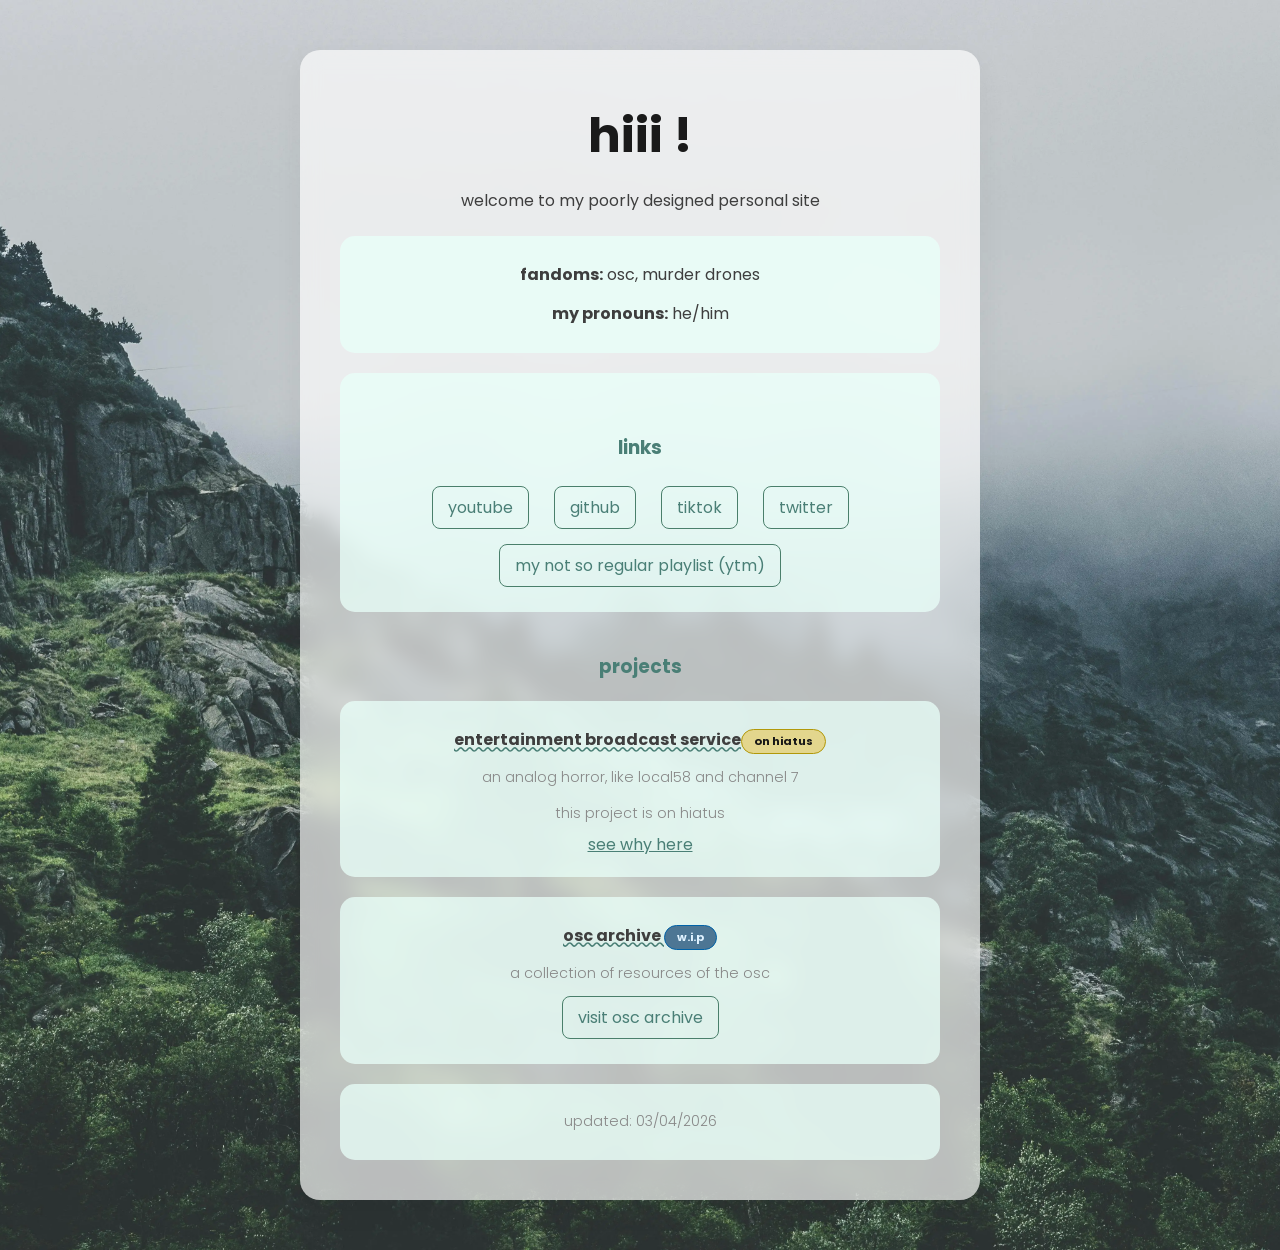
<file: index.html>
<!DOCTYPE html>
<html lang="en">
<head>
    <meta charset="UTF-8">
    <meta name="viewport" content="width=device-width, initial-scale=1.0">
    <link rel="stylesheet" href="css/style.css">
    <link rel="preconnect" href="https://fonts.googleapis.com">
    <link rel="preconnect" href="https://fonts.gstatic.com" crossorigin>
    <link href="https://fonts.googleapis.com/css2?family=Poppins:wght@300;400;600;700&display=swap" rel="stylesheet">
    <title>randomperson32-xd.github.io</title>
</head>
<body>

<div class="container">
    <h1>hiii !</h1>
    
    <p>welcome to my poorly designed personal site</p>
    <div class="subcontainer">
        <p><strong>fandoms:</strong> osc, murder drones</p>
        <p><strong>my pronouns:</strong> he/him</p>
    </div>

    <div class="subcontainer">
        <h3>links</h3>
        <div class="link-buttons">
            <a href="https://youtube.com/@randomperson32.mp4" target="_blank" rel="noopener noreferrer">youtube</a>
            <a href="https://github.com/randomperson32-XD" target="_blank" rel="noopener noreferrer">github</a>
            <a href="https://www.tiktok.com/@randomperson32xd" target="_blank" rel="noopener noreferrer">tiktok</a>
            <a href="https://x.com/randomper32txt" target="_blank" rel="noopener noreferrer">twitter</a>
            <a href="https://music.youtube.com/playlist?list=PLhs_wCzTryojo6V-W3UO1_PLjW0GeoHNQ&si=GN10gR20XN9DasAk" target="_blank" rel="noopener noreferrer">my not so regular playlist (ytm)</a>
        </div>
    </div>
    <h3>projects</h3>
    <div class="subcontainer">
        <p class="ebs">entertainment broadcast service<span class="badge-hiatus">on hiatus</span></p>
        <p class="desc">an analog horror, like local58 and channel 7</p>
        <p class="desc">this project is on hiatus</p>
        <a class="reg-a" href="blogs/why-is-ebs-on-hiatus.html">see why here</a>
    </div>
    <div class="subcontainer">
        <p class="ebs">osc archive <span class="badge-wip">w.i.p</span></p>
        <p class="desc"> a collection of resources of the osc </p>
        <a href="https://randomperson32-xd.github.io/osc-archive" target="_blank" rel="noopener noreferrer">visit osc archive</a>
    </div>

    <div class="subcontainer">
    <p class="desc">updated: 03/04/2026</p>
    </div>
</div>

</body>
</html>
</file>
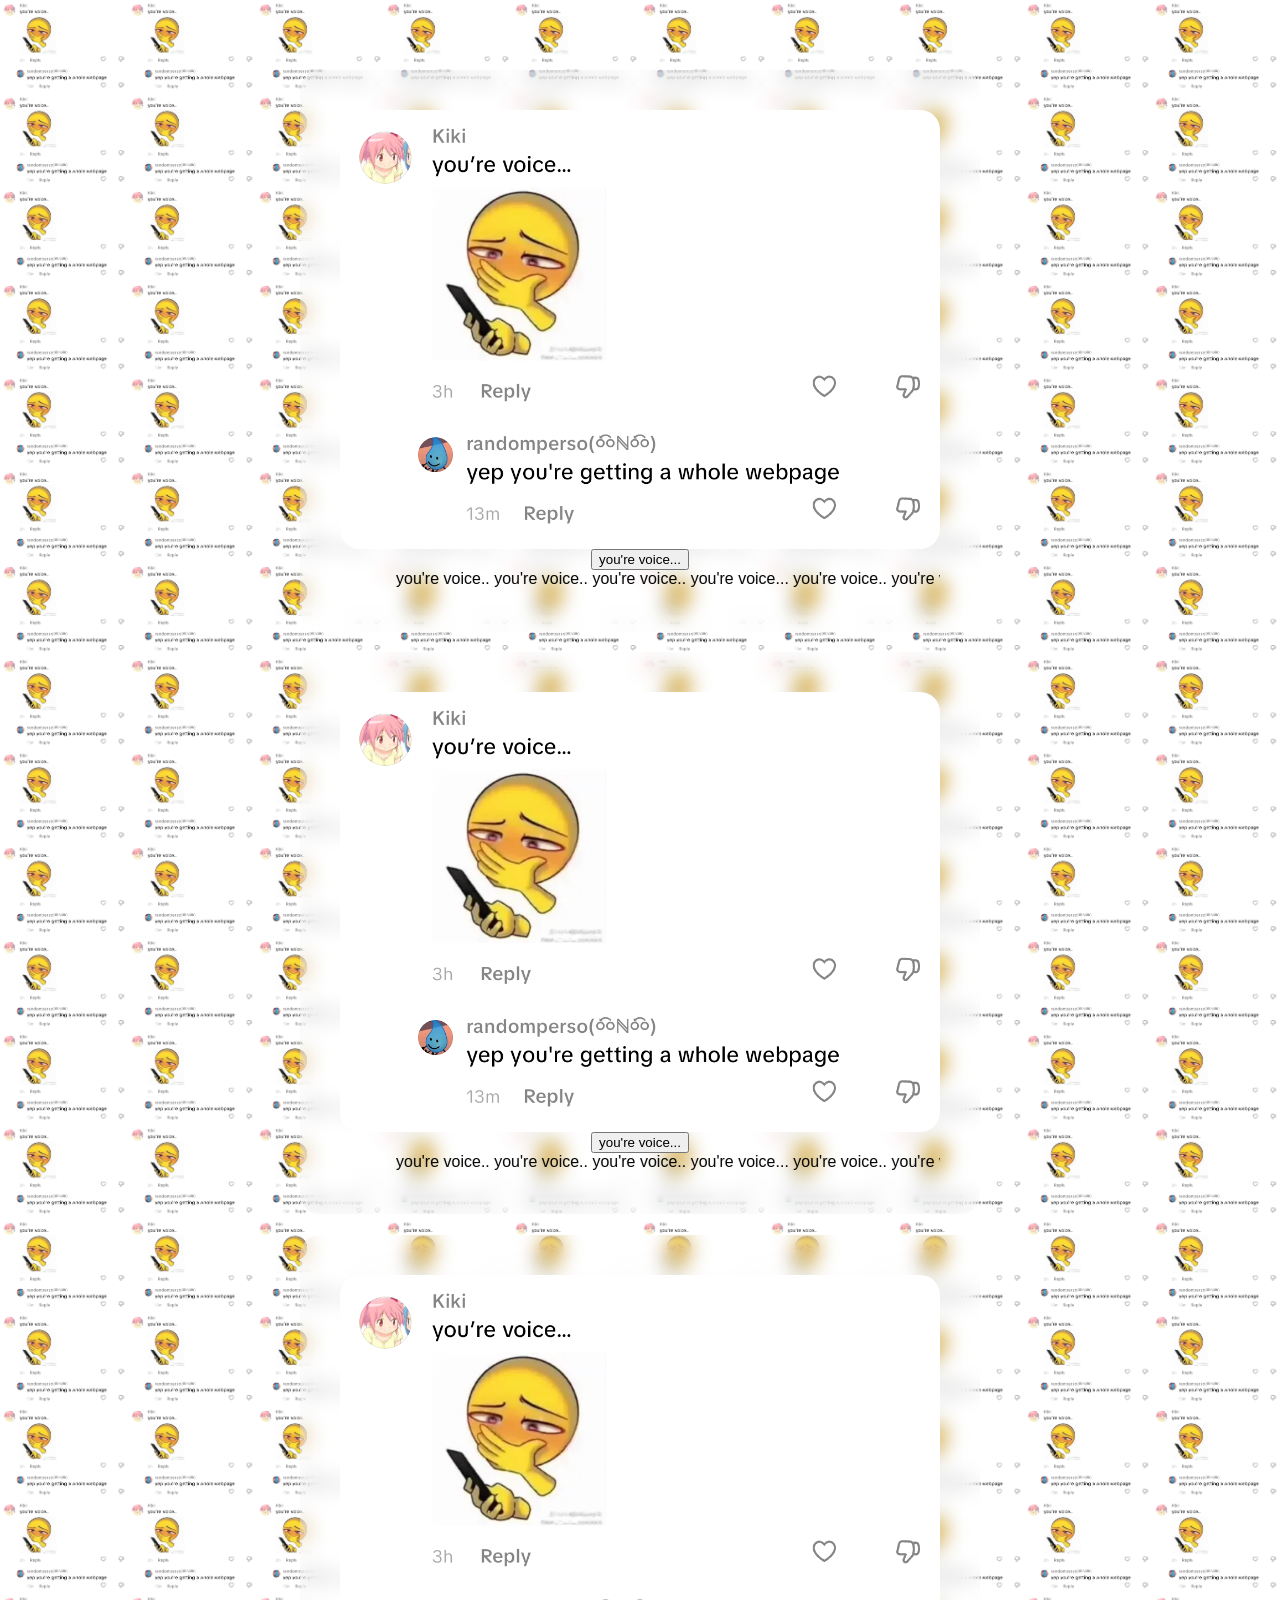
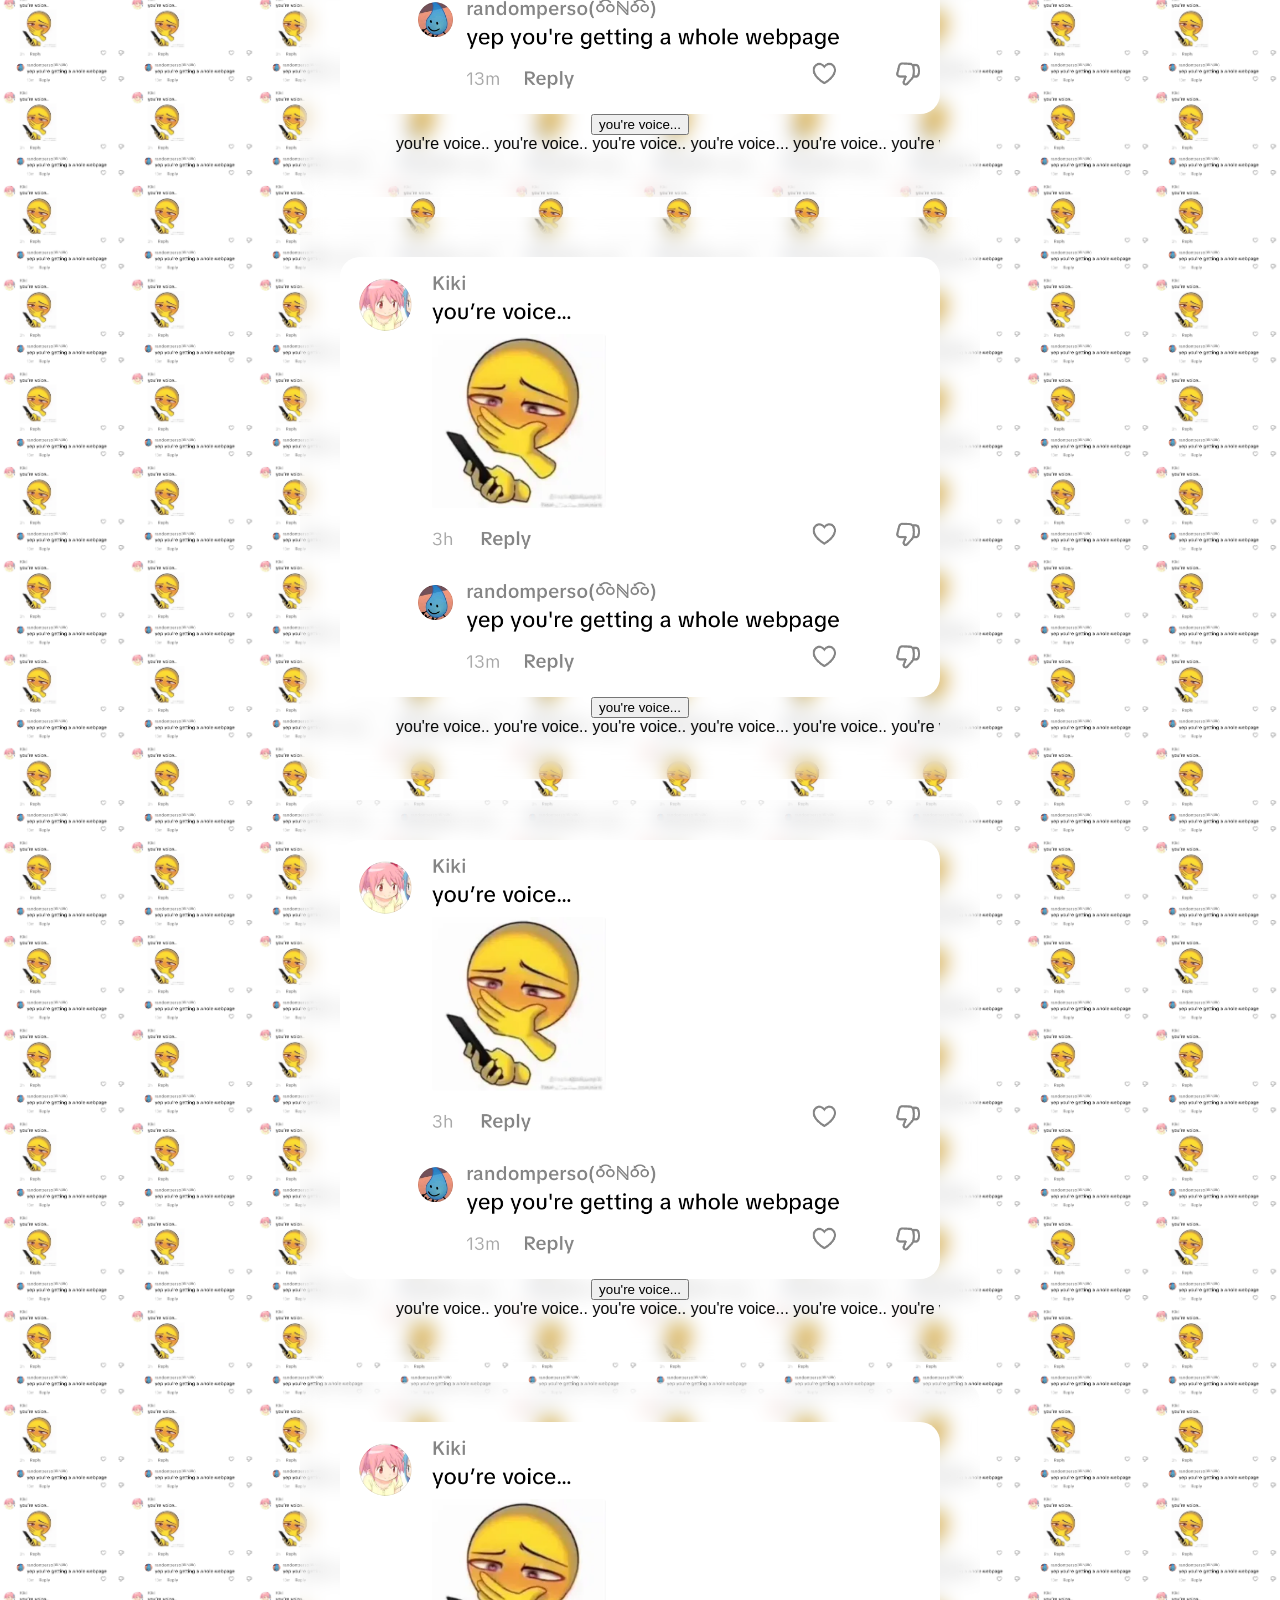
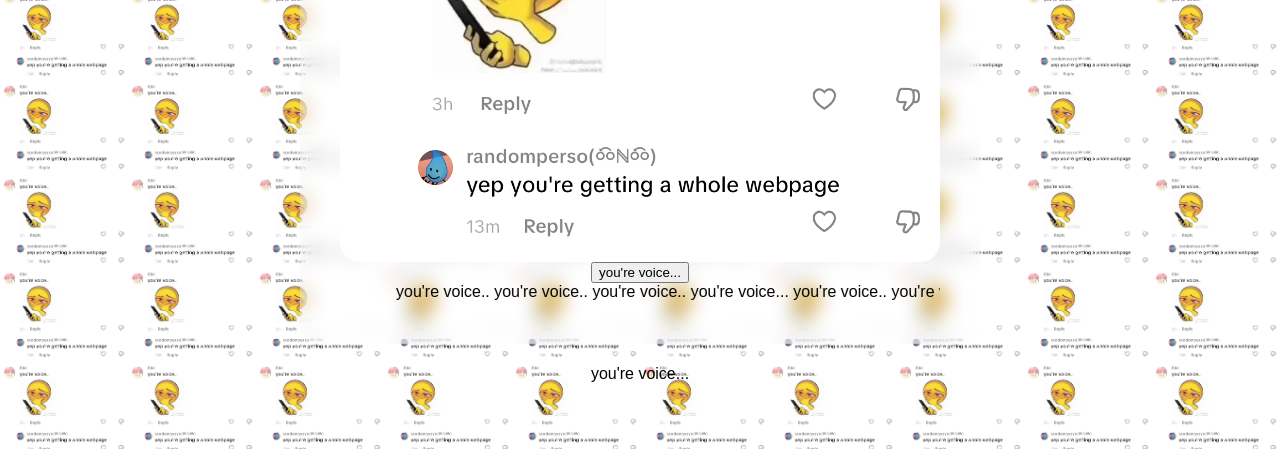
<file: yourevoice/index.html>
<!DOCTYPE HTML>
<html>
        <!-- you're voice... -->
    <head>
        <title>you're voice...</title>
        <link rel="icon" type="image/x-icon" href="/assets/yourevoice-2.png">
        <style>
        .container {
            position: relative;
            max-width: 600px;
            margin: 20px auto;
            background: var(--container-bg);
            padding: 40px;
            border-radius: 20px;
            box-shadow: 0 10px 30px var(--shadow);
            transition: background-color 0.3s ease;
            backdrop-filter: blur(10px);
            -webkit-backdrop-filter: blur(10px); 
        }
        body {
            font-family: 'Poppins', sans-serif; 
            font-size: 16px; 
            text-align: center;
            background-image: url('/assets/yourevoice-1.png');
            background-size: 10% auto;
            background-repeat: repeat; 
            color: var(--text-color);
            margin: 0;
            padding: 50px 20px;
            transition: background-color 0.3s ease, color 0.3s ease;
        }
        .yourevoice-pic {
            border-radius: 20px;
            width: 100%;
            display: block;
            height: auto;
        }
        </style>
    </head>
    <body>
    <!-- you're voice... -->
    <div class="container">
        <img class="yourevoice-pic" src="/assets/yourevoice-1.png">
        <button onclick="alert('you\'re voice...')">you're voice...</button>
        <marquee scrollamount="25">you're voice.. you're voice.. you're voice.. you're voice... you're voice.. you're voice...</marquee>
    </div>

    <div class="container">
        <img class="yourevoice-pic" src="/assets/yourevoice-1.png">
        <button onclick="alert('you\'re voice...')">you're voice...</button>
        <marquee scrollamount="25">you're voice.. you're voice.. you're voice.. you're voice... you're voice.. you're voice...</marquee>
    </div>

        <div class="container">
        <img class="yourevoice-pic" src="/assets/yourevoice-1.png">
        <button onclick="alert('you\'re voice...')">you're voice...</button>
        <marquee scrollamount="25">you're voice.. you're voice.. you're voice.. you're voice... you're voice.. you're voice...</marquee>
    </div>

    <div class="container">
        <img class="yourevoice-pic" src="/assets/yourevoice-1.png">
        <button onclick="alert('you\'re voice...')">you're voice...</button>
        <marquee scrollamount="25">you're voice.. you're voice.. you're voice.. you're voice... you're voice.. you're voice...</marquee>
    </div>

        <div class="container">
        <img class="yourevoice-pic" src="/assets/yourevoice-1.png">
        <button onclick="alert('you\'re voice...')">you're voice...</button>
        <marquee scrollamount="25">you're voice.. you're voice.. you're voice.. you're voice... you're voice.. you're voice...</marquee>
    </div>

    <div class="container">
        <img class="yourevoice-pic" src="/assets/yourevoice-1.png">
        <button onclick="alert('you\'re voice...')">you're voice...</button>
        <marquee scrollamount="25">you're voice.. you're voice.. you're voice.. you're voice... you're voice.. you're voice...</marquee>
    </div>


    <p>you're voice...</p>
    <!-- you're voice... -->
    <script>
        console.log("you're voice...")
        window.alert("you're voice...")
    </script>
    </body>
</html>
</file>
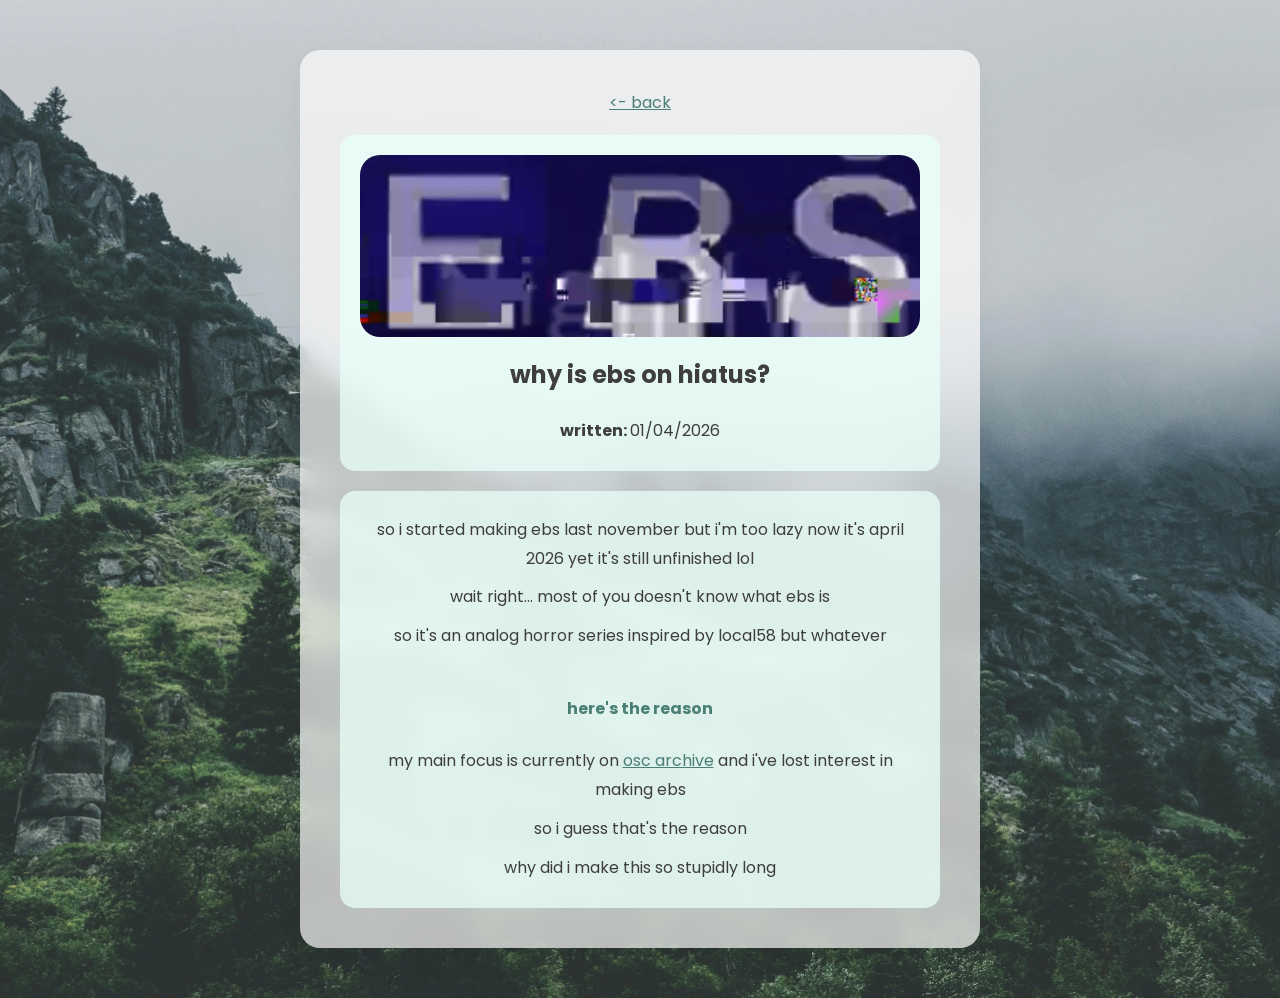
<file: blogs/why-is-ebs-on-hiatus.html>
<!DOCTYPE html>
<html lang="en">
<head>
    <meta charset="UTF-8">
    <meta name="viewport" content="width=device-width, initial-scale=1.0">
    <link rel="stylesheet" href="../css/style.css">
    <link rel="preconnect" href="https://fonts.googleapis.com">
    <link rel="preconnect" href="https://fonts.gstatic.com" crossorigin>
    <link href="https://fonts.googleapis.com/css2?family=Poppins:wght@300;400;600;700&display=swap" rel="stylesheet">
    <title>why is ebs on hiatus</title>
</head>
<body>

<div class="container">
    <a class="reg-a" href="../index.html"><- back</a>
    <div class="subcontainer">
        <img class="banner-img" src="../assets/blogs/why-is-ebs-on-hiatus-banner.png">
        <h2><strong>why is ebs on hiatus?</strong></h2>
        <p><strong>written: </strong>01/04/2026</p>
    </div>

    <div class="subcontainer">
        <p>so i started making ebs last november but i'm too lazy now it's april 2026 yet it's still unfinished lol</p>
        <p>wait right... most of you doesn't know what ebs is</p>
        <p>so it's an analog horror series inspired by local58 but whatever</p>
        <h4>here's the reason</h4>
        <p>my main focus is currently on <a class="reg-a" href="https://randomperson32-xd.github.io/osc-archive" target="_blank" rel="noopener noreferrer">osc archive</a> and i've lost interest in making ebs</p>
        <p>so i guess that's the reason</p>
        <p>why did i make this so stupidly long</p>
    </div>
</div>
</body>
</html>
</file>
<file: css/style.css>
:root {
    --bg-color: #e3f2f0;
    --container-bg: #ffffffac;
    --text-color: #3e3e3e;
    --heading-color: #1a1a1a;
    --accent-color: #4a7f76;
    --accent-hover: #4a7f7a;
    --box-bg: #e9fff9c3;
    --border-color: #4a7f6b;
    --shadow: rgba(0,0,0,0.05);
}

body {
    font-family: 'Poppins', sans-serif; 
    font-size: 16px; 
    text-align: center;
    background: url('../assets/bg.webp');
    background-size: cover;
    background-position: center;
    background-repeat: no-repeat;
    color: var(--text-color);
    margin: 0;
    padding: 50px 20px;
    transition: background-color 0.3s ease, color 0.3s ease;
}

.container {
    position: relative;
    max-width: 600px;
    margin: 0 auto;
    background: var(--container-bg);
    padding: 40px;
    border-radius: 20px;
    box-shadow: 0 10px 30px var(--shadow);
    transition: background-color 0.3s ease;
    backdrop-filter: blur(10px);
    -webkit-backdrop-filter: blur(10px); 
}

h1 {
    font-size: 3em;
    margin: 10px 0;
    color: var(--heading-color);
}

h3, h4 {
    margin-top: 40px;
    color: var(--accent-color);
}

p {
    line-height: 1.8em;
    margin: 15px 0;
}

.banner-img {
    border-radius: 20px;
    width: 100%;
    display: block;
    height: auto;
}

.reg-a {
    display: inline;
    margin: 0;
    padding: 0;
    text-decoration: underline; 
    color: var(--accent-color);
    border: none;
    border-radius: 1;
    background: none;
    transition: color 0.2s ease;
}

a, .fav-songs-link {
    display: inline-block;
    margin: 5px 10px;
    padding: 8px 15px;
    text-decoration: none;
    color: var(--accent-color);
    border: 1px solid var(--border-color);
    border-radius: 8px;
    transition: all 0.3s ease;
}

a:hover, .fav-songs-link:hover {
    background-color: var(--accent-color);
    color: var(--container-bg);
    border-color: var(--accent-color);
}

.link-buttons {
    display: flex;
    flex-wrap: wrap;
    justify-content: center;
    gap: 5px;
    width: 100%;
}

.ebs {
    display: block;
    font-weight: 700;
    text-decoration: underline wavy var(--accent-color);
    margin-bottom: 5px;
}

.desc {
    font-size: 0.9em;
    color: #888;
    font-weight: 300;
    margin-top: 0;
}

.links h3 {
    margin-top: 0;
    margin-bottom: 15px;
}

.subcontainer p {
    margin: 5px 0;
    width: 100%;
}

.subcontainer {
    display: flex;
    flex-direction: column;
    align-items: center;
    justify-content: center;
    margin-top: 20px;
    padding: 20px;
    background: var(--box-bg);
    border-radius: 15px;
    transition: background-color 0.3s ease;
}

.theme-btn {
    position: absolute;
    top: 20px;
    right: 20px;
    background: var(--box-bg);
    border: 1px solid var(--border-color);
    color: var(--accent-color);
    padding: 6px 15px;
    border-radius: 20px;
    font-family: 'Poppins', sans-serif;
    font-size: 0.8em;
    font-weight: 600;
    cursor: pointer;
    letter-spacing: 1px;
    transition: all 0.3s ease;
    outline: none;
}

.theme-btn:hover {
    background-color: var(--accent-color);
    color: var(--container-bg);
    transform: translateY(-2px);
    box-shadow: 0 4px 10px var(--shadow);
}

.theme-btn:active {
    transform: translateY(0);
}

.badge-wip {
    display: inline-block;
    background: #4d7694;
    color: #e0f2ff;
    font-size: 0.7rem;
    padding: 2px 12px;
    border-radius: 50px;
    border: 1px solid #0062a8;
    text-decoration: none !important; 
    white-space: nowrap; 
    line-height: 1.2rem;
}

.badge-hiatus {
    display: inline-block;
    background: #e3d68d;
    color: #171716;
    font-size: 0.7rem;
    padding: 2px 12px;
    border-radius: 50px;
    border: 1px solid #b1980a;
    text-decoration: none !important; 
    white-space: nowrap; 
    line-height: 1.2rem;
}
</file>
